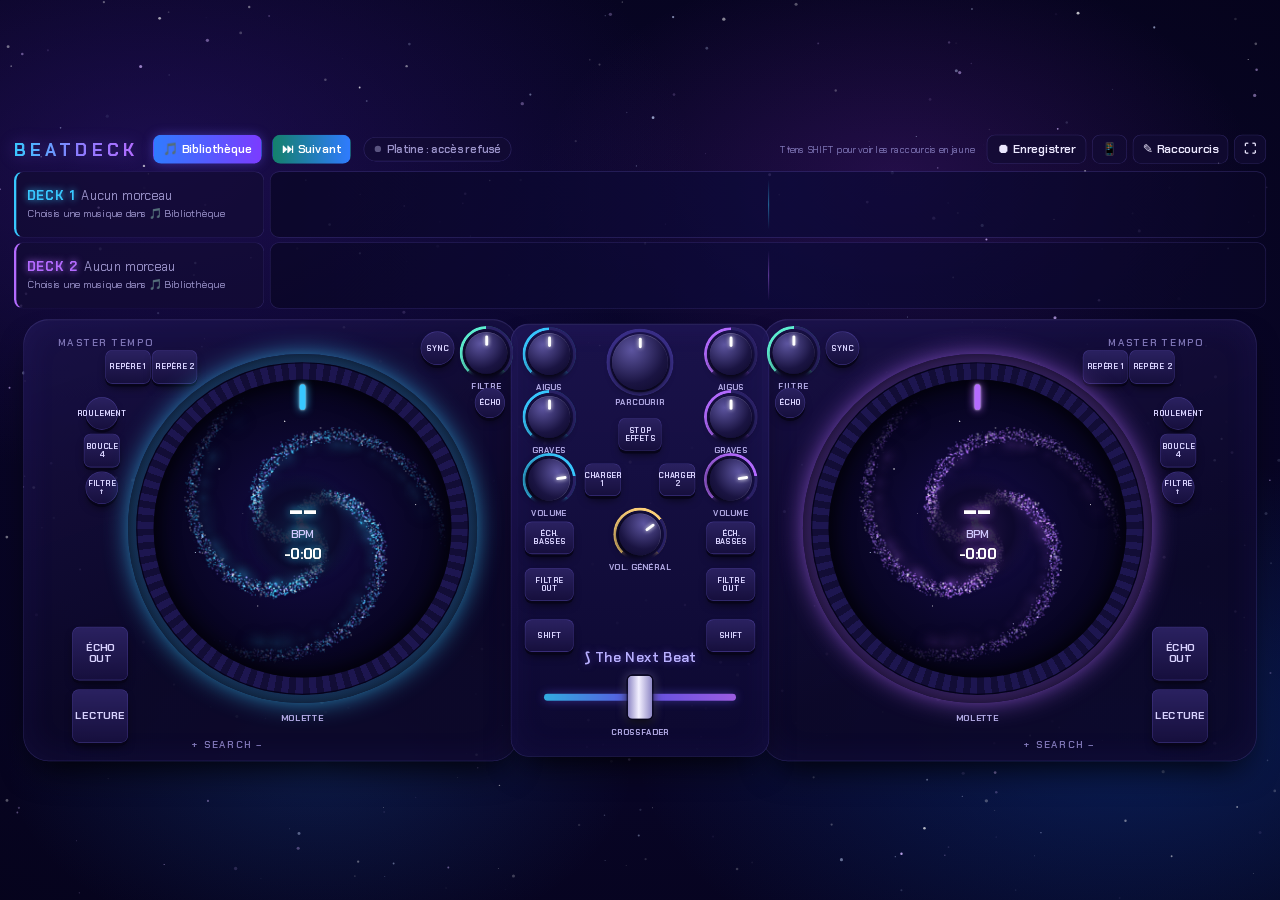
<file: index.html>
<!doctype html>
<html lang="fr"><head><meta charset="utf-8">
<meta name="viewport" content="width=device-width,initial-scale=1,viewport-fit=cover,user-scalable=no">
<meta name="theme-color" content="#05031a"><link rel="manifest" href="beatdeck-manifest.json"><link rel="icon" href="beatdeck-192.png"><link rel="apple-touch-icon" href="beatdeck-192.png">
<title>BeatDeck</title>
<link rel="preconnect" href="https://fonts.googleapis.com"><link rel="preconnect" href="https://fonts.gstatic.com" crossorigin>
<link href="https://fonts.googleapis.com/css2?family=Chakra+Petch:wght@500;600;700&display=swap" rel="stylesheet">
<link rel="stylesheet" href="bd-style.css?v=6.11.0">
</head><body>
<canvas id="ciel"></canvas>
<div id="vp"><div id="stage">
  <header id="top">
    <b id="logo">BEATDECK</b>
    <button class="hb bibb" id="bBib" title="Tes musiques et tes duos">🎵 Bibliothèque</button>
    <button class="hb suiv" id="bSuiv" title="Passer à la musique suivante maintenant, avec une transition fluide">⏭ Suivant</button>
    <button id="plat" class="pill" title="Ta platine : connexion et configuration">Platine…</button>
    <span class="sp"></span>
    <span class="aide">Tiens SHIFT pour voir les raccourcis en jaune</span>
    <button class="hb" id="bRec" title="Enregistrer la soirée">⏺ Enregistrer</button>
    <button class="hb" id="bTel" title="Télécommande depuis ton téléphone">📱</button>
    <button class="hb" id="bEd" title="Choisir quel raccourci va sur quel bouton">✎ Raccourcis</button>
    <button class="hb" id="fs" title="Plein écran">⛶</button>
  </header>
  <div id="waves"></div>
  <div id="sx1"></div>
</div></div>
<div id="toast"></div>

<!-- Bibliothèque -->
<div class="pan" id="bib" hidden><div class="card big">
  <div class="ch2"><div class="tabs" id="bibTabs"><button data-o="sons" class="on">🎵 Mes sons <span id="tS" class="nb"></span></button><button data-o="duos">♥ Mes duos <span id="tD" class="nb"></span></button><button data-o="file">📋 File d'attente <span id="tF" class="nb"></span></button></div><button id="bibX">Fermer</button></div>
  <div id="bSons">
    <div class="row"><button id="ajF" class="fort">＋ Ajouter des musiques</button><button id="ajD">＋ Ajouter un dossier entier</button><span class="sp"></span><small id="bibE" class="mu"></small></div>
    <input class="inp" id="bibQ" placeholder="Rechercher une musique…">
    <div id="lSons"></div>
    <p class="mu petit">Touche un nom pour le choisir, puis 1 ou 2 pour le mettre sur un deck. ＋📋 = l'ajouter à la file d'attente. Sur ta platine : tourne PARCOURIR puis appuie sur CHARGER 1 ou CHARGER 2. ♥ = la musique fait partie d'un duo.</p>
    <div class="sauv"><b>💾 Sauvegarde</b> <small id="svE" class="mu"></small>
      <div class="row"><button id="svC">💾 Sauvegarder tout (musiques + duos + réglages)</button><button id="svL">💾 Sauvegarde légère (sans les musiques)</button><button id="svR">📂 Restaurer une sauvegarde</button></div>
      <p id="svP" class="info" hidden></p>
      <p class="mu petit">La sauvegarde est un fichier « .beatdeck » qui va dans tes Téléchargements. Garde-le aussi sur Google Drive, une clé USB ou ton ordinateur. Si un jour tu perds tout (Chrome vidé, nouvelle tablette), ouvre l'appli et touche « Restaurer ».</p>
    </div>
  </div>
  <div id="bDuos" hidden>
    <div class="row"><button id="duoNv" class="fort">＋ Créer un duo</button><button id="duoVid" class="vid">🎬 Mettre une vidéo de DJ</button><span class="sp"></span><small class="mu">Quand tu charges le 1er morceau d'un duo, le 2e se met tout seul sur l'autre deck.<br>🎬 Mets la vidéo d'un DJ : l'appli reconnaît les 2 musiques, crée le duo et copie sa transition.</small></div>
    <p id="bibVid" class="info" hidden></p>
    <div id="lDuos"></div>
  </div>
  <div id="bFile" hidden>
    <div class="row"><span class="mu">Les musiques demandées passent dans l'ordre, chacune avec la meilleure transition. Si la musique en cours a un duo, son duo passe d'abord.</span><span class="sp"></span><button id="fileVide" hidden>Vider la file</button></div>
    <div id="lFile"></div>
  </div>
</div></div>

<!-- Préparer la transition d'un duo -->
<div class="pan" id="prep" hidden><div class="card big">
  <div class="ch2"><h2 id="prT"></h2><span class="sp"></span><button id="prX">Fermer</button></div>
  <div id="prV"></div>
  <p class="mu petit">Les propositions viennent de l'analyse des deux morceaux (estimation) : écoute-les, modifie-les si besoin, puis valide celle que tu préfères. « Écouter » joue les 12 secondes avant la transition puis la transition, avec le guide en bas de l'écran.</p>
  <div class="row vidrow"><button id="prVidB" class="fort">🎬 Copier la transition d'une vidéo de DJ</button><span class="mu petit">Une vidéo où un DJ enchaîne ces deux mêmes musiques : l'appli retrouve ce qu'il a fait et le refait avec tes fichiers.</span></div>
  <p id="prVid" class="info" hidden></p>
  <div id="prL"></div>
</div></div>

<!-- Guide « faire semblant » -->
<div id="guide" hidden><span id="gC"></span><span id="gT"></span></div>

<!-- Télécommande -->
<div class="pan" id="telp" hidden><div class="card">
  <div class="ch2"><h2>📱 Télécommande</h2><span class="sp"></span><button class="x">Fermer</button></div>
  <p>Depuis ton téléphone, tu peux choisir une musique pour le deck 1 ou 2, faire passer une demande ensuite, lancer un duo, ou faire lecture / pause. Les musiques restent sur la tablette. Les deux appareils doivent avoir internet.</p>
  <p id="telE" class="info"></p>
  <div class="row"><button id="telOn" class="fort">Activer la télécommande</button></div>
  <div id="telZ" hidden>
    <p><b>Sur ton téléphone :</b> scanne ce code avec l'appareil photo, ou ouvre le lien et tape le code.</p>
    <div class="telq"><div id="telQR"></div><div><div class="mu">Code</div><div id="telCode" class="telcode"></div><div class="mu petit" id="telLien"></div></div></div>
    <div class="row"><button id="telNv">Nouveau code</button></div>
  </div>
</div></div>

<!-- Enregistrer la soirée -->
<div class="pan" id="recp" hidden><div class="card">
  <div class="ch2"><h2>⏺ Enregistrer la soirée</h2><span class="sp"></span><button class="x">Fermer</button></div>
  <p>Tout ce qui sort des enceintes (musiques, transitions, effets) est enregistré. Quand tu arrêtes, le fichier se télécharge tout seul. Même si l'appli se ferme par accident, l'enregistrement reste gardé dans la tablette et tu peux le récupérer ici.</p>
  <p id="recE" class="info"></p>
  <div class="row"><button id="recOn" class="fort">⏺ Démarrer l'enregistrement</button></div>
  <p class="mu petit" id="recType"></p><p class="mu petit">Environ 85 Mo par heure. Laisse l'appli ouverte au premier plan pendant l'enregistrement.</p>
  <div id="recL"></div>
</div></div>

<!-- Ta platine -->
<div class="pan" id="platp" hidden><div class="card">
  <div class="ch2"><h2>Ta platine</h2><span class="sp"></span><button class="x">Fermer</button></div>
  <p id="platI" class="info"></p>
  <p>Si une commande de ta platine ne fait pas la bonne chose ou marche à l'envers, réapprends-la. Si plusieurs commandes se trompent, refais toute la configuration (environ 2 minutes).</p>
  <div class="row"><button id="pRe" class="fort">Réapprendre une commande</button><button id="pCap">Configurer toute la platine</button></div>
</div></div>

<!-- Choisir ses raccourcis -->
<div class="pan cote" id="rpan" hidden><div class="card">
  <div class="ch2"><h2 id="rT"></h2><span class="sp"></span><button id="rFin" class="fort">Terminé</button></div>
  <p id="rCur" class="info"></p>
  <div class="tabs" id="rTabs"><button data-c="base" class="on">Appui normal</button><button data-c="shift">Avec SHIFT (jaune)</button></div>
  <label class="chk" id="rDeuxL"><input type="checkbox" id="rDeux" checked> Mettre le même raccourci sur le bouton de l'autre deck</label>
  <div id="rL"></div>
  <div class="row"><button id="rReset">Remettre les raccourcis conseillés partout</button></div>
  <p class="mu">Pour changer un autre bouton, touche-le directement (à l'écran ou sur ta platine).</p>
</div></div>

<!-- Apprentissage des commandes -->
<div class="bandeau" id="cap" hidden><div class="card">
  <small id="capN" class="mu"></small><h3 id="capT"></h3><p id="capH"></p><p id="capR" class="ok"></p>
  <div class="barre"><i id="capP"></i></div>
  <div class="row"><button id="capB">Revenir</button><button id="capS">Passer (cette commande n'envoie rien)</button><span class="sp"></span><button id="capX">Arrêter</button></div>
</div></div>

<script src="peerjs.min.js"></script>
<script src="qrcode.js"></script>
<script src="bd-interface.js?v=6.11.0"></script>
<script src="bd-son.js?v=6.11.0"></script>
<script src="bd-commandes.js?v=6.11.0"></script>
<script src="bd-raccourcis.js?v=6.11.0"></script>
<script src="bd-bibliotheque.js?v=6.11.0"></script>
<script src="bd-auto.js?v=6.11.0"></script>
<script src="bd-cerveau.js?v=6.11.0"></script>
<script src="bd-video.js?v=6.11.0"></script>
<script src="bd-options.js?v=6.11.0"></script>
<script src="bd-telecommande.js?v=6.11.0"></script>
<script src="bd-platine.js?v=6.11.0"></script>
<script>demarrer()</script>
</body></html>
</file>
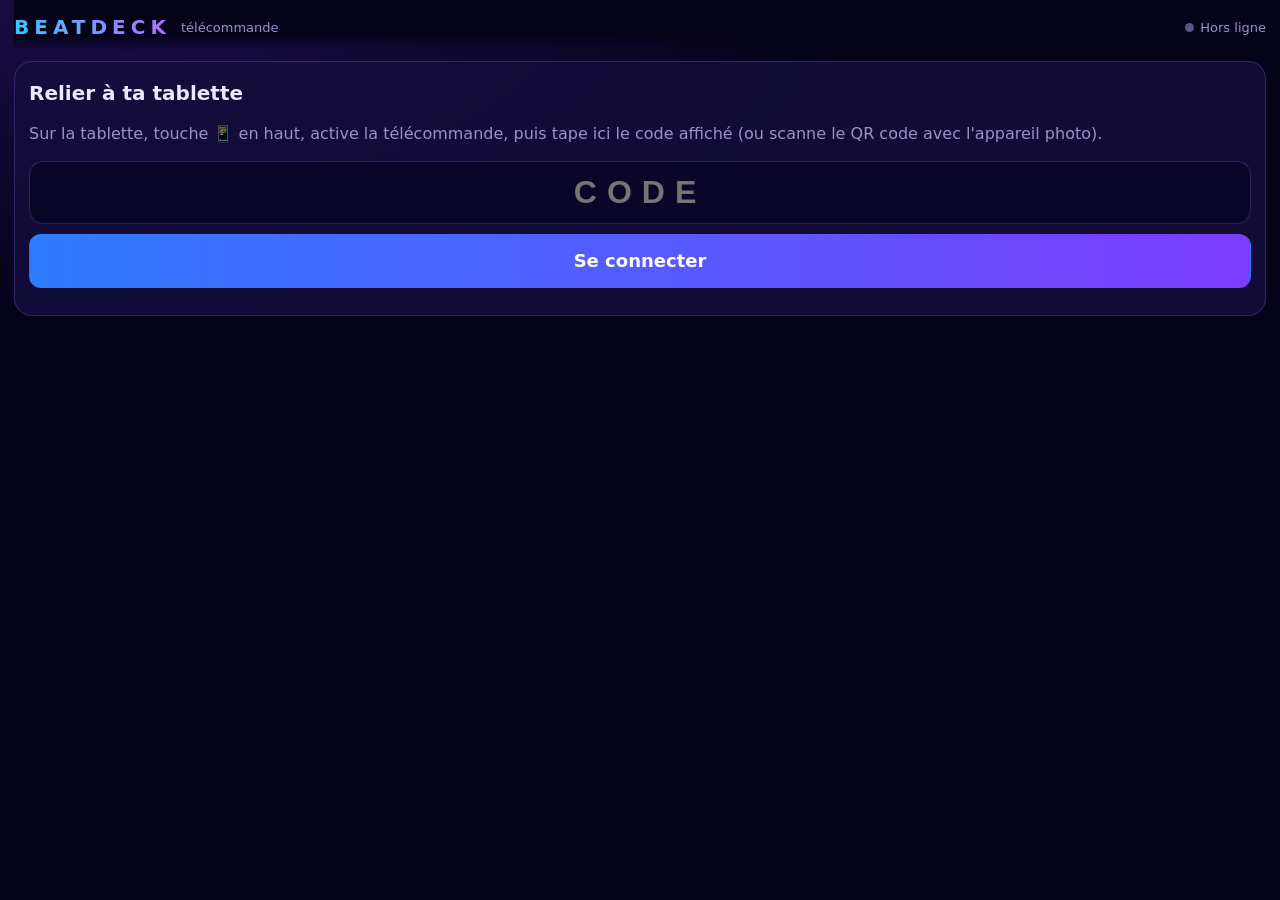
<file: telecommande.html>
<!doctype html>
<html lang="fr"><head><meta charset="utf-8">
<meta name="viewport" content="width=device-width,initial-scale=1,viewport-fit=cover">
<meta name="theme-color" content="#05031a"><link rel="icon" href="beatdeck-192.png"><link rel="apple-touch-icon" href="beatdeck-192.png">
<title>BeatDeck Télécommande</title>
<style>
:root{--nuit:#05031a;--verre:#140d3cd9;--bord:#8f7bff40;--tx:#ece8ff;--mu:#9a92c9;--d0:#38c8ff;--d1:#b46bff;--ok:#5ef0d2;--bad:#ff6f9f}
*{box-sizing:border-box;-webkit-tap-highlight-color:transparent}
html,body{margin:0;min-height:100%;background:var(--nuit);color:var(--tx);font:16px/1.35 system-ui,-apple-system,Roboto,sans-serif}
body{background:radial-gradient(80% 50% at 10% 0,#3b1b8f66,transparent 70%),radial-gradient(70% 50% at 100% 100%,#0f4fb855,transparent 70%),var(--nuit);background-attachment:fixed;padding:0 14px calc(90px + env(safe-area-inset-bottom))}
[hidden]{display:none!important}
button{font:inherit;font-weight:700;color:var(--tx);background:#1d1450;border:1px solid var(--bord);border-radius:12px;padding:11px 14px;cursor:pointer}
button:active{transform:scale(.96)}
header{position:sticky;top:0;z-index:5;display:flex;align-items:center;gap:10px;padding:14px 0 10px;background:linear-gradient(var(--nuit) 70%,transparent)}
.logo{font-weight:800;letter-spacing:5px;font-size:20px;background:linear-gradient(90deg,var(--d0),var(--d1));-webkit-background-clip:text;background-clip:text;color:transparent}
.etat{margin-left:auto;font-size:13px;color:var(--mu);display:flex;align-items:center;gap:6px}
.etat:before{content:"";width:9px;height:9px;border-radius:50%;background:#5a5480}.etat.ok{color:var(--tx)}.etat.ok:before{background:var(--ok);box-shadow:0 0 8px var(--ok)}
.carte{background:var(--verre);border:1px solid var(--bord);border-radius:18px;padding:14px;margin:10px 0}
h2{font-size:20px;margin:4px 0 10px}
.code{width:100%;font-size:32px;text-align:center;letter-spacing:10px;text-transform:uppercase;padding:12px;border-radius:14px;border:1px solid var(--bord);background:#0a0628;color:var(--tx);font-weight:700}
.fort{background:linear-gradient(90deg,#2f7bff,#7b3cff);border-color:transparent;color:#fff;width:100%;margin-top:10px;font-size:18px;padding:14px}
.mu{color:var(--mu)}.petit{font-size:13px}
.decks{display:grid;grid-template-columns:1fr 1fr;gap:10px}
.deck{border-radius:16px;padding:12px;background:#0d0930cc;border:1px solid var(--bord);border-top:3px solid var(--c);min-width:0}
.deck b{color:var(--c);font-size:13px;letter-spacing:2px}.deck .nm{font-weight:700;white-space:nowrap;overflow:hidden;text-overflow:ellipsis;margin:4px 0}
.deck .inf{font-size:13px;color:var(--mu);min-height:18px}.deck button{width:100%;margin-top:8px;font-size:22px;padding:8px}
.deck.joue{box-shadow:0 0 20px -6px var(--c)}
.tabs{display:flex;gap:8px;margin:14px 0 8px}.tabs button{flex:1}.tabs button.on{background:linear-gradient(90deg,#2f7bff,#7b3cff);border-color:transparent;color:#fff}
.inp{width:100%;padding:12px 14px;border-radius:14px;background:#0a0628;color:var(--tx);border:1px solid var(--bord);font:inherit;margin-bottom:6px}
.ligne{display:flex;align-items:center;gap:8px;padding:10px;border-radius:14px;background:#120c34aa;margin:6px 0}
.ligne .t{flex:1;min-width:0}.ligne .t div{font-weight:700;white-space:nowrap;overflow:hidden;text-overflow:ellipsis}.ligne .t small{color:var(--mu)}
.ligne button{padding:10px 0;min-width:44px;font-size:15px}.ligne .b0{color:var(--d0)}.ligne .b1{color:var(--d1)}
.ligne .ens{min-width:auto;padding:10px 12px;background:linear-gradient(90deg,#14806b,#2f7bff);border-color:transparent;color:#fff}
.coeur{color:#ff6f9f;margin-right:4px}
.ligne .fi{min-width:auto;padding:10px 8px;color:#5ef0d2}.num{color:#5ef0d2;min-width:22px;text-align:center}
#nF{color:#5ef0d2}
.tel-suiv{width:100%;margin-top:10px;font-size:18px;padding:14px;background:linear-gradient(90deg,#14806b,#2f7bff);border-color:transparent;color:#fff}
.duo .t div span{color:#ff6f9f}
.vide{color:var(--mu);text-align:center;padding:24px 8px}
#toast{position:fixed;left:14px;right:14px;bottom:calc(16px + env(safe-area-inset-bottom));background:#1d1450f2;border:1px solid var(--bord);border-radius:16px;padding:14px;text-align:center;font-weight:600;opacity:0;transform:translateY(20px);transition:.25s;pointer-events:none;z-index:9}
#toast.on{opacity:1;transform:none}#toast.ok{border-color:var(--ok)}#toast.err{border-color:var(--bad)}
</style>
</head><body>
<header><span class="logo">BEATDECK</span><span class="mu petit">télécommande</span><span id="etat" class="etat">Hors ligne</span></header>

<section id="ecCo" class="carte">
  <h2>Relier à ta tablette</h2>
  <p class="mu">Sur la tablette, touche 📱 en haut, active la télécommande, puis tape ici le code affiché (ou scanne le QR code avec l'appareil photo).</p>
  <input id="code" class="code" maxlength="6" autocomplete="off" autocapitalize="characters" placeholder="CODE">
  <button id="go" class="fort">Se connecter</button>
  <p id="coMsg" class="mu petit"></p>
</section>

<section id="ecApp" hidden>
  <div class="decks">
    <div class="deck" id="dk0" style="--c:var(--d0)"><b>DECK 1</b><div class="nm">—</div><div class="inf"></div><button data-lec="0">▶</button></div>
    <div class="deck" id="dk1" style="--c:var(--d1)"><b>DECK 2</b><div class="nm">—</div><div class="inf"></div><button data-lec="1">▶</button></div>
  </div>
  <button id="suiv" class="tel-suiv">⏭ Passer au suivant maintenant</button>
  <div class="tabs"><button data-o="sons" class="on">🎵 Sons</button><button data-o="duos">♥ Duos</button><button data-o="file">📋 File <span id="nF"></span></button></div>
  <input id="q" class="inp" placeholder="Rechercher une musique…">
  <div id="liste"></div>
  <p class="mu petit">« Ensuite » : la musique passera juste après celle en cours. ＋📋 : l'ajouter à la fin de la file d'attente (les demandes passent dans l'ordre, chacune avec la meilleure transition). « 1 » / « 2 » : sur ce deck précis (seulement s'il ne joue pas).</p>
</section>
<div id="toast"></div>
<script src="peerjs.min.js"></script>
<script src="bd-tel.js?v=6.11.0"></script>
</body></html>
</file>
<file: bd-style.css>
/* BeatDeck 6 · interface « galaxie » bleu / violet */
:root{
  --nuit:#05031a;        /* fond de l'espace */
  --verre:#120c34b8;     /* plaques en verre sombre */
  --bord:#8f7bff3a;      /* liseré violet des plaques */
  --tx:#ece8ff;          /* texte clair légèrement lavande */
  --mu:#9a92c9;          /* texte secondaire */
  --d0:#38c8ff;          /* deck 1 : bleu électrique */
  --d1:#b46bff;          /* deck 2 : violet */
  --or:#ffd27a;          /* commandes du milieu */
  --police:'Chakra Petch',system-ui,-apple-system,Roboto,sans-serif;
}
*{box-sizing:border-box;-webkit-tap-highlight-color:transparent}
html,body{margin:0;height:100%;overflow:hidden;background:var(--nuit);color:var(--tx);font:14px/1.3 var(--police);user-select:none;-webkit-user-select:none;touch-action:none}
[hidden]{display:none!important}
button{font:inherit;font-weight:600;color:var(--tx);background:#1a1346;border:1px solid var(--bord);border-radius:10px;padding:9px 12px;cursor:pointer}
button:active{transform:scale(.96)}
button:focus-visible{outline:2px solid var(--d0);outline-offset:3px}
.sp{flex:1}

/* ---- fond : nébuleuses + ciel étoilé (canvas) ---- */
#ciel{position:fixed;inset:0;z-index:0;pointer-events:none}
body:before{content:"";position:fixed;inset:0;z-index:0;pointer-events:none;
  background:
    radial-gradient(60% 50% at 12% 18%,#3b1b8f66,transparent 70%),
    radial-gradient(55% 45% at 88% 82%,#0f4fb855,transparent 70%),
    radial-gradient(40% 35% at 70% 20%,#7a2bb93d,transparent 70%),
    radial-gradient(35% 30% at 25% 85%,#1f6fd033,transparent 70%),
    radial-gradient(120% 100% at 50% 50%,#0b0730,var(--nuit) 75%)}
#vp{position:fixed;inset:0;overflow:hidden;z-index:1}
#stage{position:absolute;left:0;top:0;width:2200px;height:1110px;transform-origin:0 0;font-size:22px}

/* ---- en-tête ---- */
#top{position:absolute;left:24px;right:24px;top:10px;height:56px;display:flex;align-items:center;gap:10px;white-space:nowrap}
#logo{font-weight:700;letter-spacing:8px;font-size:30px;background:linear-gradient(90deg,var(--d0),#8a7dff 50%,var(--d1));-webkit-background-clip:text;background-clip:text;color:transparent;filter:drop-shadow(0 0 14px #7b5bff66)}
.hb{font-size:21px;padding:10px 16px;border-radius:14px;background:var(--verre)}

/* ---- bandes des decks ---- */
#waves{position:absolute;left:24px;right:24px;top:76px;height:236px;display:flex;flex-direction:column;gap:8px}
.wr{flex:1;display:flex;gap:10px;min-height:0}
.wi,.wc{background:var(--verre);border:1px solid var(--bord);border-radius:16px}
.wi{width:430px;padding:10px 18px;display:flex;flex-direction:column;justify-content:center;gap:4px;overflow:hidden;border-left:4px solid var(--c)}
.wi .t1{display:flex;gap:12px;align-items:baseline;white-space:nowrap}.wi .t1 b{color:var(--c);letter-spacing:2px;text-shadow:0 0 12px var(--c)}
.wi .nm{overflow:hidden;text-overflow:ellipsis;white-space:nowrap;font-size:22px;color:var(--mu)}
.wi .t2{color:var(--mu);font-size:18px;white-space:nowrap;overflow:hidden;text-overflow:ellipsis}
.wc{flex:1;position:relative;overflow:hidden;background:linear-gradient(90deg,#0a0626cc,#0d0a3acc 50%,#0a0626cc)}
.wc:after{content:"";position:absolute;left:50%;top:12%;bottom:12%;width:2px;background:linear-gradient(transparent,var(--c),transparent);opacity:.45}
.wc canvas{position:absolute;inset:0;width:100%;height:100%}

/* ---- la platine SX1 ---- */
#sx1{position:absolute;inset:0;pointer-events:none}
#sx1>*{pointer-events:auto}
.plate{position:absolute;border-radius:44px;background:linear-gradient(160deg,#1a1248d9,#0c0828e6 65%);border:1px solid var(--bord);box-shadow:inset 0 1px 0 #ffffff14,inset 0 0 60px #6a4bff14,0 30px 60px -24px #000;pointer-events:none!important}
.plate.mx{background:linear-gradient(180deg,#1c144ee6,#0d0930f0);border-radius:30px}
.deco{position:absolute;color:#7f76b6;font-size:17px;letter-spacing:3px;font-weight:600;pointer-events:none!important;white-space:nowrap}
.deco.brand{font-size:24px;letter-spacing:1px;color:#b9b0ff;text-shadow:0 0 12px #7b5bff88}
.ctl{position:absolute;transform:translate(-50%,-50%);display:flex;align-items:center;justify-content:center;touch-action:none}
.ctl .lbl{pointer-events:none;text-align:center;line-height:1.05;font-weight:700;letter-spacing:.5px}

/* boutons */
.btn{background:linear-gradient(#2a2160,#160f3d);border:1px solid #6d5cd066;border-radius:12px;color:#d9d3ff;box-shadow:0 5px 0 #07041a,0 10px 18px -8px #000;padding:2px}
.btn .lbl{font-size:13px}.btn.big .lbl{font-size:18px}
.btn.round{border-radius:50%}
.btn:active,.btn.hit{transform:translate(-50%,-48%);box-shadow:0 2px 0 #07041a,0 0 22px -2px var(--c);border-color:var(--c);color:#fff}
.btn.on{border-color:var(--c);color:#fff;box-shadow:0 5px 0 #07041a,0 0 20px -2px var(--c)}

/* boutons rotatifs */
.knob{flex-direction:column}
.knob .kb{position:relative;width:100%;height:100%;border-radius:50%}
.knob .kb:before{content:"";position:absolute;inset:-10px;border-radius:50%;background:conic-gradient(from 225deg,var(--c) calc(var(--v,0)*270deg),#2a2266 0 270deg,transparent 0);-webkit-mask:radial-gradient(circle,transparent 62%,#000 64%);mask:radial-gradient(circle,transparent 62%,#000 64%);filter:drop-shadow(0 0 6px var(--c))}
.knob .kb i{position:absolute;inset:0;border-radius:50%;background:radial-gradient(circle at 35% 28%,#5d55a0,#1a1442 62%,#0c0828);box-shadow:inset 0 1px 1px #fff3,0 6px 12px #000c}
.knob .kb i:after{content:"";position:absolute;left:50%;top:6px;width:5px;height:18px;margin-left:-2.5px;background:#fff;border-radius:3px;box-shadow:0 0 8px #fff}
.knob .lbl{position:absolute;top:100%;margin-top:14px;font-size:14px;color:#b3abe6;white-space:nowrap}
.knob.flt{--c:#5ef0d2!important}
.enc .kb:before{background:conic-gradient(#3a2f88 0 360deg)!important;filter:none}
.enc.hit .kb i{filter:brightness(1.4)}

/* molettes : deux galaxies qui tournent avec la molette */
.jog{border-radius:50%}
.jog .ring{position:absolute;inset:0;border-radius:50%;background:conic-gradient(var(--c) calc(var(--p,0)*360deg),color-mix(in srgb,var(--c) 22%,#0c0828) 0);box-shadow:0 0 50px -10px var(--c),inset 0 0 20px #0008}
.jog .plat{position:absolute;inset:14px;border-radius:50%;background:repeating-conic-gradient(#1d1650 0 2.5deg,#120d36 2.5deg 5deg);box-shadow:inset 0 0 0 2px #05031a}
.jog .spin{position:absolute;inset:44px;border-radius:50%;overflow:hidden;background:radial-gradient(circle,#140c48,#05031a 75%);box-shadow:inset 0 0 40px #000}
.jog .gal{position:absolute;inset:0;border-radius:50%;background-size:cover;background-position:center;-webkit-mask:radial-gradient(circle,#000 0 58%,transparent 72%);mask:radial-gradient(circle,#000 0 58%,transparent 72%)}
.jog .spin:after{content:"";position:absolute;inset:0;border-radius:50%;pointer-events:none;background:
  radial-gradient(2px 2px at 22% 30%,#fff,transparent),radial-gradient(1.5px 1.5px at 70% 22%,#fff,transparent),radial-gradient(2px 2px at 78% 64%,#fff,transparent),
  radial-gradient(1.5px 1.5px at 35% 76%,#fff,transparent),radial-gradient(1.5px 1.5px at 62% 82%,#dcd4ff,transparent),radial-gradient(2px 2px at 44% 14%,#fff,transparent),
  radial-gradient(1.5px 1.5px at 14% 58%,#cfe9ff,transparent),radial-gradient(1.5px 1.5px at 88% 42%,#fff,transparent),radial-gradient(1px 1px at 30% 45%,#fff,transparent),radial-gradient(1px 1px at 72% 50%,#fff,transparent)}
.jog .rep{position:absolute;left:50%;top:8px;width:10px;height:44px;margin-left:-5px;background:var(--c);border-radius:6px;box-shadow:0 0 14px var(--c),0 0 4px #fff;z-index:1}
.jog .coeur{position:absolute;inset:205px;border-radius:50%;background:radial-gradient(circle,#0a0628dd 50%,#0a062800 72%)}
.jog .mid{position:absolute;inset:0;display:flex;flex-direction:column;align-items:center;justify-content:center;color:#fff;pointer-events:none;text-shadow:0 0 14px var(--c),0 0 4px #000}
.jog .mid b{font-size:58px;line-height:1;font-weight:700}.jog .mid small{font-size:20px;font-weight:600;color:#cfc8ff}
.jog .mid .tr{font-size:26px;font-weight:700;margin-top:6px;font-variant-numeric:tabular-nums}
.jog .lbl{position:absolute;bottom:-34px;font-size:15px;color:#b3abe6}

/* crossfader */
.xf .tr{position:absolute;left:0;right:0;top:50%;height:12px;margin-top:-6px;background:linear-gradient(90deg,var(--d0),#6b5cff 50%,var(--d1));border-radius:6px;box-shadow:0 0 16px #6b5cff88;opacity:.85}
.xf .th{position:absolute;top:50%;width:46px;height:78px;margin:-39px 0 0 -23px;border-radius:10px;background:linear-gradient(90deg,#8d86c4,#f3f0ff 45%,#8d86c4);border:2px solid #05031a;box-shadow:0 8px 16px #000c,0 0 18px #b9b0ff66}
.xf .lbl{position:absolute;top:100%;margin-top:22px;font-size:14px;color:#b3abe6}

/* ---- étiquettes : fonction normale / avec SHIFT (jaune) ---- */
.ctl .lbl.s{display:none;color:var(--or)}
body.shift .ctl .lbl.b.aS{display:none}body.shift .ctl .lbl.s{display:block}
body.shift .btn .lbl.s{text-shadow:0 0 8px #ffd27a88}
.knob .lbl.s{position:absolute;top:100%;margin-top:14px;font-size:14px;white-space:nowrap}
.jog .lbl.s{position:absolute;bottom:-34px;font-size:15px}
.xf .lbl.s{position:absolute;top:100%;margin-top:22px}
.flash{animation:fl .25s}@keyframes fl{0%{filter:brightness(2)}100%{filter:none}}
.jog.fin .ring{animation:al .5s infinite alternate}@keyframes al{to{box-shadow:0 0 70px var(--c)}}

/* ---- en-tête ---- */
.pill{font-size:19px;color:var(--mu);background:var(--verre);border:1px solid var(--bord);border-radius:30px;padding:8px 18px;margin-left:12px}
.pill:before{content:"";display:inline-block;width:11px;height:11px;border-radius:50%;background:#5a5480;margin-right:10px;vertical-align:1px}
.pill.ok{color:var(--tx)}.pill.ok:before{background:#5ef0d2;box-shadow:0 0 10px #5ef0d2}
.aide{color:#7f76b6;font-size:17px;margin-right:12px}

/* ---- apprentissage : commande à toucher en surbrillance ---- */
.hl{outline:5px solid var(--or)!important;outline-offset:8px;border-radius:14px;animation:pulse 1s infinite}
.knob.hl,.enc.hl,.jog.hl,.round.hl{border-radius:50%}
@keyframes pulse{50%{outline-color:#ffd27a44}}
body.choix #sx1 .ctl{outline:2px dashed #ffd27a88;outline-offset:4px;border-radius:12px}

/* ---- panneaux et messages (taille normale, hors échelle) ---- */
#toast{position:fixed;top:12px;left:50%;transform:translateX(-50%);background:#1a1346f2;border:1px solid var(--bord);border-radius:20px;padding:10px 20px;opacity:0;transition:opacity .25s;pointer-events:none;z-index:40;max-width:92vw;text-align:center;box-shadow:0 0 30px #6b5cff44}
#toast.on{opacity:1}
.pan{position:fixed;inset:0;display:flex;justify-content:center;align-items:center;background:#05031acc;z-index:20;touch-action:auto}
.card{width:min(580px,95vw);max-height:92vh;overflow:auto;background:linear-gradient(160deg,#1c144e,#0f0a33);border:1px solid var(--bord);border-radius:18px;padding:16px 20px;user-select:text;box-shadow:0 0 50px #6b5cff33}
.card h2{margin:2px 0;font-size:22px}.card h3{margin:6px 0;font-size:19px}.card p{margin:6px 0 10px;color:#cfc8ff;line-height:1.4}
.ch2{display:flex;align-items:center;gap:8px}
.row{display:flex;flex-wrap:wrap;gap:8px;align-items:center;margin:8px 0}
button.fort{background:linear-gradient(90deg,#2f7bff,#7b3cff);border-color:transparent;color:#fff}
.info{background:#0a0628;border:1px solid var(--bord);border-radius:10px;padding:9px 12px;font-size:14px}
.mu{color:var(--mu)}.ok{color:#5ef0d2}
.bandeau{position:fixed;left:0;right:0;bottom:12px;display:flex;justify-content:center;z-index:25;pointer-events:none}
.bandeau .card{pointer-events:auto;border-color:var(--or);width:min(760px,96vw)}
.bandeau.haut{bottom:auto;top:12px}
.barre{height:6px;background:#0a0628;border-radius:3px;margin:8px 0}.barre i{display:block;height:100%;background:linear-gradient(90deg,var(--d0),var(--d1));border-radius:3px;width:0}

/* ---- choix des raccourcis ---- */
#bEd.on{background:linear-gradient(90deg,#2f7bff,#7b3cff);color:#fff;border-color:transparent}
body.edition #sx1 .ctl{opacity:.45}
body.edition #sx1 .ctl.racc{opacity:1;outline:2px dashed #ffd27aaa;outline-offset:5px;border-radius:12px}
body.edition #sx1 .ctl.edsel{outline:4px solid var(--or);box-shadow:0 0 30px #ffd27a88}
.pan.cote{justify-content:flex-end;align-items:stretch;background:transparent;pointer-events:none}
.pan.cote .card{pointer-events:auto;max-height:100vh;width:min(440px,92vw);border-radius:18px 0 0 18px}
.tabs{display:flex;gap:6px;margin:10px 0}.tabs button{flex:1}.tabs button.on{background:linear-gradient(90deg,#2f7bff,#7b3cff);color:#fff;border-color:transparent}
.chk{display:flex;align-items:center;gap:8px;padding:6px 0;color:#cfc8ff}.chk input{width:20px;height:20px;accent-color:#7b3cff}
#rL h3{font-size:13px;color:var(--mu);margin:14px 0 6px;font-weight:600}
.rItem{display:block;width:100%;text-align:left;margin:5px 0;padding:10px 12px;background:#140e3a}
.rItem b{display:block;font-size:15px}.rItem small{display:block;color:var(--mu);font-weight:500;margin-top:3px;line-height:1.35}
.rItem.sel{border-color:var(--or);background:#2a1f5c;box-shadow:0 0 14px #ffd27a44}

/* ---- bibliothèque ---- */
.hb.bibb{background:linear-gradient(90deg,#2f7bff,#7b3cff);color:#fff;border-color:transparent;margin-left:14px;box-shadow:0 0 18px #6b5cff66}
.card.big{width:min(980px,97vw);height:92vh;display:flex;flex-direction:column}
#bib .card.big>div:not(.ch2){display:flex;flex-direction:column;min-height:0;flex:1}
#prV{flex:none}#prL{flex:1;min-height:0;overflow:auto}
#bib .ch2{gap:10px}#bib .tabs{flex:1;margin:0}
.nb{font-size:13px;opacity:.75;margin-left:4px}
.inp{width:100%;padding:11px 12px;border-radius:12px;background:#0a0628;color:var(--tx);border:1px solid var(--bord);font:inherit;font-size:16px;margin:6px 0}
#lSons,#lDuos{flex:1;overflow:auto;margin-top:6px;padding-right:4px}
.ls{display:flex;align-items:center;gap:8px;padding:8px 10px;border-radius:12px;border:1px solid transparent;margin:3px 0;background:#120c34aa}
.ls.sel{border-color:var(--or);background:#2a1f5c;box-shadow:0 0 14px #ffd27a33}
.ls .nm{flex:1;min-width:0;overflow:hidden;text-overflow:ellipsis;white-space:nowrap;font-weight:600;font-size:16px;cursor:pointer}
.ls .nm small{display:block;color:var(--mu);font-weight:500;font-size:13px;margin-top:2px}
.ls button{min-width:46px;padding:9px 0;font-weight:700;font-size:16px}
.ls .d0{color:var(--d0);border-color:#38c8ff66}.ls .d1{color:var(--d1);border-color:#b46bff66}
.ls .sup{min-width:38px;color:var(--mu);background:transparent}
.coeur{font-style:normal;color:#ff6f9f;margin-right:6px}
.vide{color:var(--mu);text-align:center;padding:30px 10px;line-height:1.5}
.petit{font-size:13px;margin:8px 0 0}
.pick{display:block;width:100%;text-align:left;margin:4px 0;padding:10px 12px;background:#140e3a;font-size:16px}
.pick small{display:block;color:var(--mu);font-weight:500;font-size:13px}
.duo{background:#120c34cc;border:1px solid var(--bord);border-radius:16px;padding:12px 14px;margin:8px 0}
.duo .dt{display:flex;align-items:center;gap:10px;font-size:19px;font-weight:700;flex-wrap:wrap}
.duo .dt i{font-style:normal;color:#ff6f9f}.duo .dt .d0{color:var(--d0)}.duo .dt .d1{color:var(--d1)}
.duo .dm{display:flex;gap:20px;color:var(--mu)}
.duo ul{margin:8px 0;padding-left:20px;color:#cfc8ff}.duo li{margin:3px 0}
.duo .cons{margin:6px 0}

/* ---- mode DJ automatique : logo discret ---- */
#logo{cursor:default;user-select:none}
#logo.auto{animation:lueur 3s ease-in-out infinite}
@keyframes lueur{50%{filter:drop-shadow(0 0 22px #9b7bffcc) brightness(1.25)}}
/* ---- guide « faire semblant » ---- */
#guide{position:fixed;left:50%;bottom:10px;transform:translateX(-50%);z-index:30;display:flex;align-items:center;gap:14px;max-width:94vw;
  background:linear-gradient(90deg,#0f3b47f2,#24145af2);border:1px solid #5ef0d2aa;border-radius:16px;padding:10px 18px;box-shadow:0 0 30px #5ef0d244;pointer-events:none}
#gC{font-weight:700;color:#5ef0d2;white-space:nowrap;font-size:17px}#gT{font-size:18px;font-weight:600}
#guide.maint{background:linear-gradient(90deg,#5ef0d2,#7b3cff);border-color:#fff}#guide.maint #gC,#guide.maint #gT{color:#05031a}
.ctl.guide{outline:5px solid #5ef0d2!important;outline-offset:7px;border-radius:14px;animation:gpulse .6s infinite alternate}
.knob.guide,.round.guide,.jog.guide{border-radius:50%}
@keyframes gpulse{to{outline-color:#5ef0d244;box-shadow:0 0 30px #5ef0d2}}
/* ---- préparer la transition ---- */
#prT{font-size:20px}#prT i{font-style:normal;color:#ff6f9f}#prT .d0{color:var(--d0)}#prT .d1{color:var(--d1)}
#prL{flex:1;overflow:auto}
.valide{background:#0f3b47aa;border:1px solid #5ef0d288;border-radius:12px;padding:8px 12px;color:#bff7ea;margin:6px 0}
.valide button{margin-left:10px;padding:5px 10px}
.prop{background:#120c34cc;border:1px solid var(--bord);border-radius:16px;padding:12px 14px;margin:8px 0}
.prop.ok{border-color:#5ef0d2;box-shadow:0 0 18px #5ef0d233}
.prop .ph{display:flex;align-items:center;gap:10px;font-size:18px}.prop .et{color:var(--or);letter-spacing:2px}
.tag{font-size:12px;border:1px solid var(--bord);border-radius:10px;padding:2px 8px;color:var(--mu)}.tag.v{color:#5ef0d2;border-color:#5ef0d288}
.prop ul{margin:6px 0;padding-left:20px;color:#cfc8ff}.prop li{margin:2px 0}
.fr small{display:block;color:var(--mu);margin-top:6px}
.frise{position:relative;height:30px;background:#0a0628;border-radius:6px;overflow:hidden;margin-top:2px}
.frise i{position:absolute;bottom:0;border-right:1px solid #0a0628}
.frise i.fort{background:#7b3cffcc}.frise i.moyen{background:#2f7bff99}.frise i.calme{background:#38c8ff44}
.frise b{position:absolute;top:0;bottom:0;width:3px;margin-left:-1px;box-shadow:0 0 8px currentColor}
.prop button.stop{background:#5a1430;border-color:#ff6f9f}
.modif{border-top:1px solid var(--bord);margin-top:8px;padding-top:6px}.modif .row span{min-width:220px;color:#cfc8ff}
.modif button.on{background:linear-gradient(90deg,#2f7bff,#7b3cff);color:#fff}

/* ---- télécommande ---- */
#bTel.on{background:linear-gradient(90deg,#14806b,#2f7bff);color:#fff;border-color:transparent;box-shadow:0 0 16px #5ef0d266}
.telq{display:flex;gap:18px;align-items:center;flex-wrap:wrap;margin:8px 0}
#telQR{background:#fff;border-radius:12px;padding:6px;line-height:0}#telQR svg{width:190px;height:190px}
.telcode{font-size:40px;font-weight:700;letter-spacing:8px;color:#5ef0d2}
#telLien{word-break:break-all;max-width:300px}
.info.ok{border-color:#5ef0d288;color:#bff7ea}

.ptit{display:flex;align-items:center;gap:10px;font-size:15px;color:#cfc8ff;margin:12px 0 4px}.ptit button{padding:5px 10px;font-size:13px}
.duo.prop2{border-style:dashed;border-color:#5ef0d266}.duo .tag{font-size:13px;font-weight:600}
.hb.suiv{background:linear-gradient(90deg,#14806b,#2f7bff);color:#fff;border-color:transparent;margin-left:8px}
.tel-suiv{width:100%;margin-top:10px;font-size:19px;padding:14px;background:linear-gradient(90deg,#14806b,#2f7bff);border-color:transparent;color:#fff}
.resume{margin:6px 0;padding:8px 12px;border-left:3px solid var(--or);background:#0a0628;border-radius:8px;color:#fff;font-weight:600}

.info.err{border-color:#ff6f9f;color:#ffc5d6}
.vidrow{display:flex;gap:10px;align-items:center;flex-wrap:wrap;margin:6px 0 8px}
button.vid{background:linear-gradient(135deg,#ff4fa3,#8a3cff);border-color:#ff8fd0;color:#fff;font-weight:700}
.hb.rec{background:#c3124f;color:#fff;border-color:#ff6f9f;animation:recp 1.4s ease-in-out infinite;font-variant-numeric:tabular-nums}
.hb.garde:not(.rec){box-shadow:0 0 0 2px #ff6f9f88}
@keyframes recp{50%{box-shadow:0 0 22px #ff2d6f}}
.info.rec{border-color:#ff6f9f;color:#ffd0de}
button.stop{background:#c3124f;color:#fff;border-color:#ff6f9f}
.ls button.fi{color:#5ef0d2}
.ls .num{min-width:28px;text-align:center;color:#5ef0d2;font-size:18px}
.sauv{margin-top:14px;padding:12px;border:1px solid var(--bord);border-radius:14px;background:#0a062880}
.sauv .row{flex-wrap:wrap;gap:8px;margin:8px 0}
.alerte{color:#ffb86b!important}
#recL h3{font-size:16px;margin:16px 0 6px}
</file>
